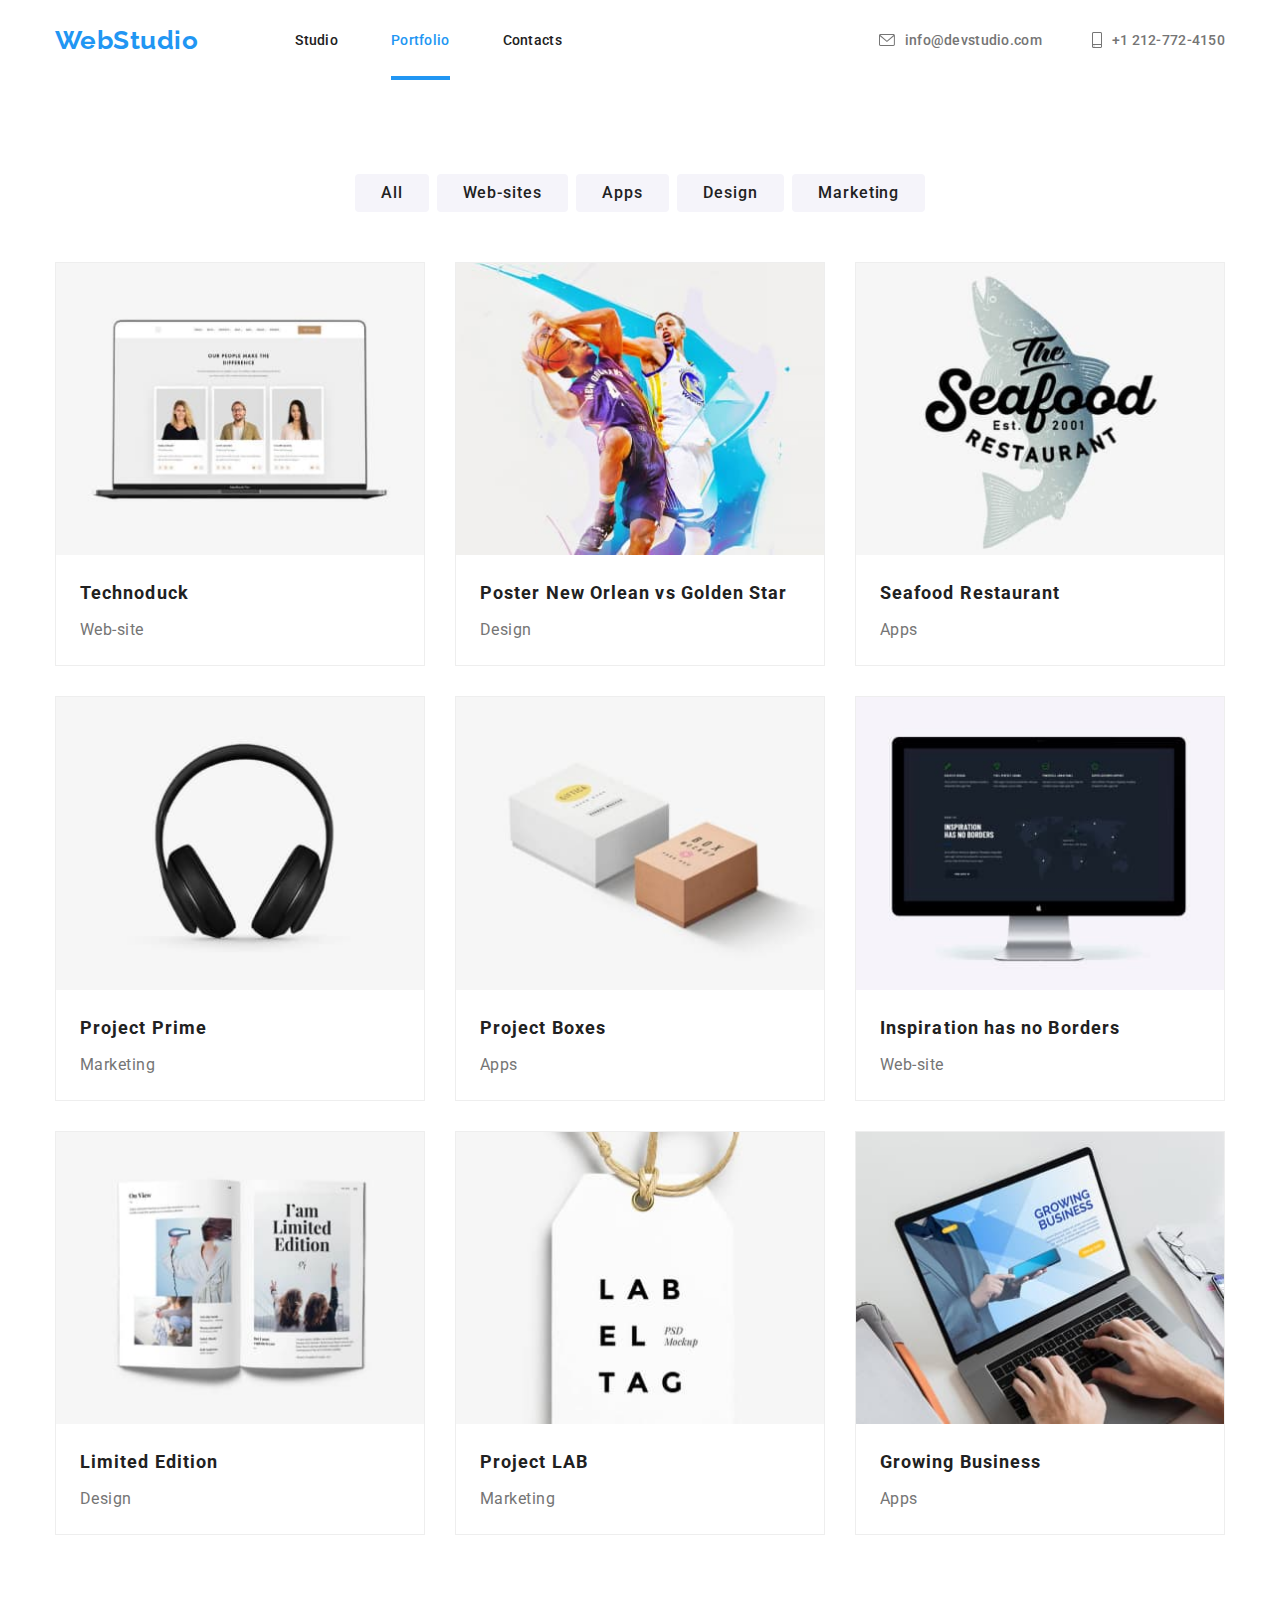
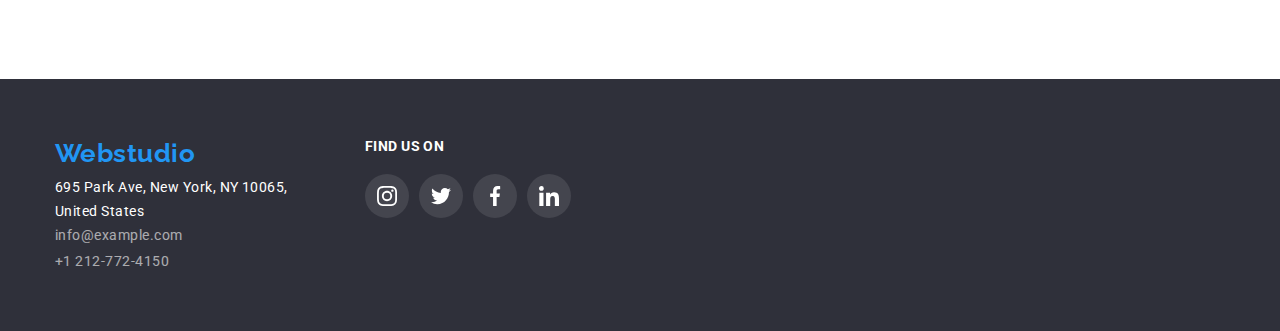
<file: portfolio.html>
<!DOCTYPE html>
<html lang="en">
<head>
    <meta charset="UTF-8">
    <meta http-equiv="X-UA-Compatible" content="IE=edge">
    <meta name="viewport" content="width=device-width, initial-scale=1.0">
    <link rel="stylesheet" href="https://fonts.googleapis.com/css2?family=Raleway:wght@700&family=Roboto:wght@400;500;700;900&display=swap"> 
    <link rel="stylesheet" href="./css/style.css">
    <title>Portfolio</title>
</head>
<body>
    
    <!-- Top Nav Bar -->
    
    <header>
        <div class="container header-container">
            <a href="./index.html" class="header-logo">WebStudio</a>
            <nav class="header-navigation">
                <ul class="nav-list">
                    <li class="nav-item">
                        <a href="./index.html" class="nav-link">Studio</a>
                    </li>
                    <li class="nav-item">
                        <a href="./portfolio.html" class="nav-link nav-link-current">Portfolio</a>
                    </li>
                    <li class="nav-item">
                        <a href="#" class="nav-link">Contacts</a>
                    </li>
                </ul>
            </nav>
            <ul class="header-contact-list">
                <li class="header-contact-item">
                    <a href="mailto:info@devstudio.com" class="header-contact-link">
                        <svg class="header-contact-link-icon" width="16" height="12">
                            <use href="./images/svgimages/sprite.svg#icon-envelope"></use>
                        </svg>
                        info@devstudio.com
                    </a>
                </li>
                <li class="header-contact-item">
                    <a href="tel:+12127724150" class="header-contact-link">
                        <svg class="header-contact-link-icon" width="10" height="16">
                            <use href="./images/svgimages/sprite.svg#icon-smartphone"></use>
                        </svg>
                        +1 212-772-4150
                    </a>
                </li>
            </ul>
        </div>
    </header>
    <main>
    <section class="section portfolio-button-bar-section">        
        <div class="container">
            <h1 class="portfolio-button-bar-title">Our Portfolio</h1>

    <!-- Portfolio button bar section -->

            <ul class="portfolio-button-bar-list">
                <li class="portfolio-button-bar-item">
                    <button type="button" class="portfolio-button">All</button>
                </li>
                <li class="portfolio-button-bar-item">
                    <button type="button" class="portfolio-button">Web-sites</button>
                </li>
                <li class="portfolio-button-bar-item">
                    <button type="button" class="portfolio-button">Apps</button>
                </li>
                <li class="portfolio-button-bar-item">
                    <button type="button" class="portfolio-button">Design</button>
                </li>
                <li class="portfolio-button-bar-item">
                    <button type="button" class="portfolio-button">Marketing</button>
                </li>
            </ul>

<!-- Portfolio Card Section -->

            <ul class="portfolio-card-list">
                <li class="portfolio-card-item">
                    <a href="#" class="portfolio-card-link">
                        <img src="./images/portfolioimages/portfolio1.jpg" alt="Labtop Screen" width="370">
                        <div class="portfolio-card-overlay">
                            <p>Technoduck is a state-of-the-art coronavirus distribution platform. Companies use this platfom for digital
                                espionage and attacks on competitors' secure servers.</p>
                        </div>
                        <div class="portfolio-card-textbox">
                            <h3 class="portfolio-card-item-title">Technoduck</h3>
                            <p class="portfolio-card-item-text">Web-site</p>
                        </div>
                    </a>                    
                </li>
                <li class="portfolio-card-item">
                    <a href="#" class="portfolio-card-link">
                        <img src="./images/portfolioimages/portfolio2.jpg" alt="Basketball Players" width="370">
                        <div class="portfolio-card-overlay">
                            <p>Lorem ipsum dolor sit amet consectetur adipisicing elit. Maiores, fuga facere! Cum illo obcaecati itaque aperiam
                                rem quasi et soluta. Commodi tempora rem veritatis cumque fuga dolores perferendis molestias accusantium!</p>
                        </div>
                        <div class="portfolio-card-textbox">
                            <h3 class="portfolio-card-item-title">Poster New Orlean vs Golden Star</h3>
                            <p class="portfolio-card-item-text">Design</p>
                        </div>
                    </a>                    
                </li>
                <li class="portfolio-card-item">
                    <a href="#" class="portfolio-card-link">
                        <img src="./images/portfolioimages/portfolio3.jpg" alt="Seafood Restaurant Logo" width="370">
                        <div class="portfolio-card-overlay">
                            <p>Lorem ipsum dolor sit amet consectetur adipisicing elit. Maiores, fuga facere! Cum illo obcaecati itaque aperiam
                                rem quasi et soluta. Commodi tempora rem veritatis cumque fuga dolores perferendis molestias accusantium!</p>
                        </div>
                        <div class="portfolio-card-textbox">
                            <h3 class="portfolio-card-item-title">Seafood Restaurant</h3>
                            <p class="portfolio-card-item-text">Apps</p>
                        </div>
                    </a>                    
                </li>
                <li class="portfolio-card-item">
                    <a href="#" class="portfolio-card-link">
                        <img src="./images/portfolioimages/portfolio4.jpg" alt="Headphones" width="370">
                        <div class="portfolio-card-overlay">
                            <p>Lorem ipsum dolor sit amet consectetur adipisicing elit. Maiores, fuga facere! Cum illo obcaecati itaque aperiam
                                rem quasi et soluta. Commodi tempora rem veritatis cumque fuga dolores perferendis molestias accusantium!</p>
                        </div>
                        <div class="portfolio-card-textbox">
                            <h3 class="portfolio-card-item-title">Project Prime</h3>
                            <p class="portfolio-card-item-text">Marketing</p>
                        </div>
                    </a>                    
                </li>
                <li class="portfolio-card-item">
                    <a href="#" class="portfolio-card-link">
                        <img src="./images/portfolioimages/portfolio5.jpg" alt="Two Parcels" width="370">
                        <div class="portfolio-card-overlay">
                            <p>Lorem ipsum dolor sit amet consectetur adipisicing elit. Maiores, fuga facere! Cum illo obcaecati itaque aperiam
                                rem quasi et soluta. Commodi tempora rem veritatis cumque fuga dolores perferendis molestias accusantium!</p>
                        </div>
                        <div class="portfolio-card-textbox">
                            <h3 class="portfolio-card-item-title">Project Boxes</h3>
                            <p class="portfolio-card-item-text">Apps</p>
                        </div>
                    </a>                    
                </li>
                <li class="portfolio-card-item">
                    <a href="#" class="portfolio-card-link">
                        <img src="./images/portfolioimages/portfolio6.jpg" alt="Computer monitor" width="370">
                        <div class="portfolio-card-overlay">
                            <p>Lorem ipsum dolor sit amet consectetur adipisicing elit. Maiores, fuga facere! Cum illo obcaecati itaque aperiam
                                rem quasi et soluta. Commodi tempora rem veritatis cumque fuga dolores perferendis molestias accusantium!</p>
                        </div>
                        <div class="portfolio-card-textbox">
                            <h3 class="portfolio-card-item-title">Inspiration has no Borders</h3>
                            <p class="portfolio-card-item-text">Web-site</p>
                        </div>
                    </a>                    
                </li>
                <li class="portfolio-card-item">
                    <a href="#" class="portfolio-card-link">
                        <img src="./images/portfolioimages/portfolio7.jpg" alt="Magazine pages" width="370">
                        <div class="portfolio-card-overlay">
                            <p>Lorem ipsum dolor sit amet consectetur adipisicing elit. Maiores, fuga facere! Cum illo obcaecati itaque aperiam
                                rem quasi et soluta. Commodi tempora rem veritatis cumque fuga dolores perferendis molestias accusantium!</p>
                        </div>
                        <div class="portfolio-card-textbox">
                            <h3 class="portfolio-card-item-title">Limited Edition</h3>
                            <p class="portfolio-card-item-text">Design</p>
                        </div>
                    </a>                    
                </li>
                <li class="portfolio-card-item">
                    <a href="#" class="portfolio-card-link">
                        <img src="./images/portfolioimages/portfolio8.jpg" alt="Fancy Label" width="370">
                        <div class="portfolio-card-overlay">
                            <p>Lorem ipsum dolor sit amet consectetur adipisicing elit. Maiores, fuga facere! Cum illo obcaecati itaque aperiam
                                rem quasi et soluta. Commodi tempora rem veritatis cumque fuga dolores perferendis molestias accusantium!</p>
                        </div>
                        <div class="portfolio-card-textbox">
                            <h3 class="portfolio-card-item-title">Project LAB</h3>
                            <p class="portfolio-card-item-text">Marketing</p>
                        </div>
                    </a>                    
                </li>
                <li class="portfolio-card-item">
                    <a href="#" class="portfolio-card-link">
                        <img src="./images/portfolioimages/portfolio9.jpg" alt="Hands Typing" width="370">
                        <div class="portfolio-card-overlay">
                            <p>Lorem ipsum dolor sit amet consectetur adipisicing elit. Maiores, fuga facere! Cum illo obcaecati itaque aperiam
                                rem quasi et soluta. Commodi tempora rem veritatis cumque fuga dolores perferendis molestias accusantium!</p>
                        </div>
                        <div class="portfolio-card-textbox">
                            <h3 class="portfolio-card-item-title">Growing Business</h3>
                            <p class="portfolio-card-item-text">Apps</p>
                        </div>
                    </a>                    
                </li>
            </ul>
        </div>
    </section>
    </main>

    <!-- Bottom Nav Bar -->

    <footer class="footer-section">
        <div class="container footer-container">
            <div class="footer-contact-container">
                <a href="./index.html" class="footer-logo">Webstudio</a>
                <address class="footer-address">
                    <a href="https://goo.gl/maps/pZUgdTMqykUNrWZ28" target="_blank" class="footer-address-link">
                        695 Park Ave, New York, NY 10065, United States
                    </a>
                    <ul class="footer-contact-list">
                        <li class="footer-contact-item">
                            <a href="mailto:info@example.com" class="footer-contact-link">info@example.com</a>
                        </li>
                        <li class="footer-contact-item">
                            <a href="tel:+12127724150" class="footer-contact-link">+1 212-772-4150</a>
                        </li>
                    </ul>
                </address>
            </div>
            <div class="footer-socials-container">
                <h4 class="footer-socials-title">Find us on</h4>
                <ul class="footer-socials-list">
                    <li class="footer-socials-item">
                        <a href="" class="footer-socials-link">
                            <svg class="footer-socials-icon" width="20" height="20">
                                <use href="./images/svgimages/sprite.svg#icon-instagram"></use>
                            </svg>
                        </a>
                    </li>
                    <li class="footer-socials-item">
                        <a href="" class="footer-socials-link">
                            <svg class="footer-socials-icon" width="20" height="20">
                                <use href="./images/svgimages/sprite.svg#icon-twitter"></use>
                            </svg>
                        </a>
                    </li>
                    <li class="footer-socials-item">
                        <a href="" class="footer-socials-link">
                            <svg class="footer-socials-icon" width="20" height="20">
                                <use href="./images/svgimages/sprite.svg#icon-facebook"></use>
                            </svg>
                        </a>
                    </li>
                    <li class="footer-socials-item">
                        <a href="" class="footer-socials-link">
                            <svg class="footer-socials-icon" width="20" height="20">
                                <use href="./images/svgimages/sprite.svg#icon-linkedin"></use>
                            </svg>
                        </a>
                    </li>
                </ul>
            </div>
        </div>
    </footer>
</body>
</html>
</file>
<file: css/style.css>
:root {
    --primary-title-color: #212121;
    --primary-text-color: #212121;
    --secondary-title-color: #FFF;
    --secondary-text-color: #757575;
    --background-dark-color: #2F303A;
    --background-light-color: #F5F4FA;
    --accent-color: #2196F3;  
    --accent-dark-color: #014379;
    --icon-color: #AFB1B8;
    --card-gap: 30px;
}

/* Global Styles */

* {
    padding: 0;
    margin: 0;
    box-sizing: border-box;
  }

  p, h1, h2, h3, h4, h5, h6 {
    margin-top: 0;
    margin-bottom: 0;
  }

body {
    font-family: 'Roboto', sans-serif; 
    font-weight: 500;
    letter-spacing: 0.03em;
    color: var(--primary-text-color);
}

a {
    text-decoration: none;
}

ul {
    list-style: none;
    margin-top: 0;
    margin-bottom: 0;
    padding-left: 0;
}

img {
    display: block;
    max-width: 100%;
    height: auto;
}

.container {
    width: 1200px;
    padding-left: 15px;
    padding-right: 15px;
    margin: 0 auto;
  }

.section {
      padding-top: 94px;
      padding-bottom: 94px;
  }

.section-title {
      font-weight: 700;
      font-size: 36px;
      line-height: calc(42/36);
      text-align: center;
      color: var(--primary-title-color);
      margin-bottom: 50px;
  }

.is-hidden {
    visibility: hidden;
    opacity: 0;
    pointer-events: none;
}

/* Header */

.header-container {
    display: flex;
    align-items: center;
}

.header-logo {  
    font-family: 'Raleway';
    font-weight: 700;
    font-size: 26px;   
    line-height: calc(31/26);
    color: var(--accent-color); 
    margin-right: 97px;
}

.header-logo:hover, header.logo:focus {
    color: var(--accent-dark-color)
}

.nav-list {
    display: flex;
}

.nav-item:not(:last-child) {
    margin-right: 53px;
}

.nav-link{
    font-family: 'Roboto';
    font-size: 14px;
    line-height: calc(16/14);
    letter-spacing: 0.02em;
    color: var(--primary-text-color);
    padding: 32px 0;
    display: block;
}

.nav-link:hover, 
.nav-link:focus {
    color: var(--accent-color);
}

.nav-link-current {
    color: var(--accent-color);
    position: relative;
}

.nav-link-current::after {
    content: '';
    position: absolute;
    height: 4px;
    bottom: 0;
    right: 0;
    width: 100%;
    background: var(--accent-color)
}

.header-contact-list {
    display: flex;
    margin-left: auto;
}

.header-contact-item:not(:last-child) {
    margin-right: 50px;
}

.header-contact-link {
    font-style: normal;
    font-size: 14px;
    line-height: calc(16/14);
    letter-spacing: 0.02em;
    color: var(--secondary-text-color);
    padding: 32px 0;
    display: flex;
    align-items: center;
}

.header-contact-link:hover,
.header-contact-link:focus {
    color: var(--accent-color)
}

.header-contact-link-icon {
    margin-right: 10px;
    fill: currentcolor;
}
/* Hero */

.hero-section {
    background-color: var(--background-dark-color);
    padding: 200px 0; 
    background-image: 
    linear-gradient(rgba(47, 48, 58, 0.4), 
    rgba(47, 48, 58, 0.4)), 
    url(../images/mainpageimages/hero-background.jpg);  
    background-repeat: no-repeat;
    background-position: center;
    background-size: cover;
}

.hero-container {
    display: flex;
    flex-direction: column;
    justify-content: center;
    align-items: center;
}

.hero-title {
    font-weight: 900;
    font-size: 44px;
    line-height: calc(60/44);
    text-align: center;
    letter-spacing: 0.06em;
    text-transform: uppercase;
    color: var(--secondary-title-color);
    display: inline-block;
    width: 696px;
    margin-bottom: 30px;
}

.hero-button {
    font-family: 'Roboto';
    font-style: normal;
    font-weight: 700;
    font-size: 16px;
    line-height: calc(30/16);
    text-align: center;
    letter-spacing: 0.06em;
    color: var(--secondary-title-color);
    background-color: var(--accent-color);
    box-shadow: 0px 4px 4px rgba(0, 0, 0, 0.15);
    border-radius: 4px;
    cursor: pointer;
    display: inline-block;
    border: none;
    padding: 10px 20px;
}

.hero-button:hover,
.hero-button:focus {
    color: var(--accent-color);
    background-color: var(--accent-dark-color);
}

/* Hero Modal Window */

.hero-modal-backdrop {
    width: 100%;
    height: 100%;
    position: fixed;
    background-color: rgba(0, 0, 0, 0.2);
    top: 0px;
    left: 0px;
    transition: opacity 250ms cubic-bezier(0.4, 0, 0.2, 1) visibility 250ms cubic-bezier(0.4, 0, 0.2, 1);
    z-index: 9;
}

.hero-modal-container {
    position: relative;
    width: 100vw;
    height: 100vh;
}

.hero-modal-window {
    width: 528px;
    height: 581px;
    position: absolute;
    top: 50%;
    left: 50%;
    transform: translate(-50%, -50%);
    background: var(--secondary-title-color);
    box-shadow: 0px 1px 3px rgba(0, 0, 0, 0.12), 0px 1px 1px rgba(0, 0, 0, 0.14), 0px 2px 1px rgba(0, 0, 0, 0.2);
    border-radius: 4px;
    z-index: 10;
}

.modal-close-link {
    width: 30px;
    height: 30px;
    background-color: var(--secondary-title-color);
    color: #000;
    display: flex;
    align-items: center;
    justify-content: center;
    border-radius: 50%;
    border: 1px solid rgba(0, 0, 0, 0.1);
    margin-top: 8px;
    margin-left: 490px;
}

.modal-close-link:hover,
.modal-close-link:focus {
    background-color: var(--accent-color);
    color: var(--secondary-title-color);
}

.modal-close-icon {
    fill: currentColor;
}

/* Features */

.features-title {
     position: absolute;
      width: 1px;
      height: 1px;
      margin: -1px;
      border: 0;
      padding: 0;
      white-space: nowrap;
      clip-path: inset(100%);
      clip: rect(0 0 0 0);
      overflow: hidden;
}

.features-list {
    display: flex;
    justify-content: center;
}

.features-item {
    display: inline-block;
    width: 270px;
}

.features-item:not(:last-child) {
    margin-right: 30px;
}

.features-icon-container {
    display: flex;
    height: 120px;
    justify-content: center;
    align-items: center;
    background-color: var(--background-light-color);
    border-radius: 4px;
    margin-bottom: 30px;
}

.features-item-title {
    font-weight: 700;
    font-size: 14px;
    line-height: calc(16/14);
    text-transform: uppercase;
    color: var(--primary-title-color);
    margin-bottom: 10px;
}

.features-item-text {
    font-weight: 400;
    font-size: 14px;
    line-height: calc(24/14);
    color: var(--secondary-text-color);
}

/* What we do */

.what-we-do-section {
    padding-top: 0px;
}

.what-we-do-list {
    display: flex;
    justify-content: center;
}

.what-we-do-item {
    position: relative;
}

.what-we-do-item:not(:last-child) {
    margin-right: 30px;
}

.what-we-do-item-overlay {
    position: absolute;
    height: 70px;
    width: 100%;
    background: rgba(47, 48, 58, 0.8);
    bottom: 0;
}

.what-we-do-item-overlay>p {
    color: var(--secondary-title-color);
    font-weight: 700;
    font-size: 14px;
    line-height: calc(16/14);
    text-align: center;
    text-transform: uppercase;
    margin-top: 27px;
}

/* Our Team */

.our-team-section {
    background-color: var(--background-light-color);
}

.our-team-list {
    background-color: var(--background-light-color);
    display: flex;
    justify-content: center;
}

.our-team-item {
    background: var(--secondary-title-color);
    box-shadow: 0px 1px 3px rgba(0, 0, 0, 0.12), 0px 1px 1px rgba(0, 0, 0, 0.14), 0px 2px 1px rgba(0, 0, 0, 0.2);
    border-radius: 0px 0px 4px 4px;
    display: flex;
    flex-direction: column;
    width: 270px;
}

.our-team-item:not(:last-child) {
    margin-right: 30px;
}

.our-team-item-picture {
    margin-bottom: 30px;
}

.our-team-item-title {
    font-size: 16px;
    line-height: calc(19/16);
    text-align: center;
    color: var(--primary-title-color);
    margin-bottom: 10px;
}

.our-team-item-text {
    font-weight: 400;
    font-size: 16px;
    line-height: calc(19/16);
    text-align: center;
    color: var(--secondary-text-color);
    margin-bottom: 16px;
}

.socials-list {
    display: flex;
    justify-content: center;
    margin-bottom: 30px;
}

.socials-item:not(:last-child) {
    margin-right: 10px;
}

.socials-link {
    width: 44px;
    height: 44px;
    background-color: var(--secondary-title-color);
    color: var(--icon-color);
    display: flex;
    align-items: center;
    justify-content: center;
    border-radius: 50%;
}

.socials-link:hover,
.socials-link:focus {
    background-color: var(--accent-color);
    color: var(--secondary-title-color);
}

.socials-icon {
    fill: currentColor;
}

/* Customer section */

.customer-list {
    display: flex;
    justify-content: center;
}

.customer-item:not(:last-child) {
    margin-right: 30px;
}

.customer-link {
    width: 170px;
    height: 92px;
    background-color: var(--secondary-title-color);
    color: var(--icon-color);
    display: flex;
    align-items: center;
    justify-content: center;
    border: 1px solid var(--icon-color);
    border-radius: 4px;
}

.customer-link:hover,
.customer-link:focus {
    color: var(--accent-color);
    border-color: var(--accent-color);
}

.customer-icon {
    fill: currentcolor;
}

/* Footer */

.footer-section {
    background-color: var(--background-dark-color);
    height: 252px;
    display: flex;
    flex-direction: column;
    justify-content: center;
}

.footer-container {
    display: flex;
}

.footer-contact-container {
    margin-right: 70px;
}

.footer-logo {
    font-family: 'Raleway';
    font-weight: 700;
    font-size: 26px;
    line-height: calc(31/26);
    color: var(--accent-color);
    margin-bottom: 6px;
    display: block;
}

.footer-logo:hover, .footer-logo:focus {
    color: var(--accent-dark-color);
}

.footer-address {
    font-style: normal;
        width: 240px;
}
.footer-address-link {
    font-weight: 400;
    font-size: 14px;
    line-height: calc(24/14);
    color: var(--secondary-title-color);
    margin-bottom: 2px;
}

.footer-address-link:hover,
.footer-address-link:focus {
    color: var(--accent-color);
}

.footer-contact-item:not(:last-child) {
    margin-bottom: 2px;
}

.footer-contact-link {
    font-weight: 400;
    font-size: 14px;
    line-height: calc(24/14);
    color: var(--secondary-title-color);
    opacity: 0.6;
}

.footer-contact-link:hover,
.footer-contact-link:focus {
    color: var(--accent-color);
}

.footer-socials-container {
    display: flex;
    flex-direction: column;
}

.footer-socials-title {
    font-weight: 700;
    font-size: 14px;
    line-height: calc(16/14);
    letter-spacing: 0.03em;
    text-transform: uppercase;
    color: var(--secondary-title-color);
    margin-bottom: 20px;
}

.footer-socials-list {
    display: flex;
    justify-content: center;
}

.footer-socials-item:not(:last-child) {
    margin-right: 10px;
}

.footer-socials-link {
    width: 44px;
    height: 44px;
    background-color: rgba(255, 255, 255, 0.1);
    color: var(--secondary-title-color);
    display: flex;
    align-items: center;
    justify-content: center;
    border-radius: 50%;
}

.footer-socials-link:hover,
.footer-socials-link:focus {
    background-color: var(--accent-color);
}

.footer-socials-icon {
    fill: currentColor;
}

/* Portfolio Page*/

/* Our Portfolio */

.portfolio-button-bar-section {
    margin-bottom: 50px;
    padding-bottom: none;
}

.portfolio-button-bar-title {
    position: absolute;
    width: 1px;
    height: 1px;
    margin: -1px;
    border: 0;
    padding: 0;
    white-space: nowrap;
    clip-path: inset(100%);
    clip: rect(0 0 0 0);
    overflow: hidden;
}

.portfolio-button-bar-list {
    display: flex;
    justify-content: center;
    margin-bottom: 50px;
}

.portfolio-button-bar-item:not(:last-child) {
    margin-right: 8px;
}

.portfolio-button {
    font-family: 'Roboto';
    font-weight: 500;
    font-size: 16px;
    line-height: calc(26/16);
    letter-spacing: 0.06em;
    text-align: center;
    cursor: pointer;
    color: var(--primary-title-color);
    background-color: var(--background-light-color);
    border-radius: 4px;
    padding: 6px 26px;
    border: none;
}

.portfolio-button:hover,
.portfolio-button:focus {
    background-color: var(--accent-color);
    color: var(--secondary-title-color);
    box-shadow: 0px 3px 1px rgba(0, 0, 0, 0.1), 0px 1px 2px rgba(0, 0, 0, 0.08), 0px 2px 2px rgba(0, 0, 0, 0.12);
    border-radius: 4px;
}

/* Portfolio Card Section */

.portfolio-card-list {
    display: flex;
    flex-wrap: wrap;
    margin-top: calc(-1 * var(--card-gap));
    margin-left: calc(-1 * var(--card-gap));
}

.portfolio-card-item {
    flex-basis: calc(100% / 3 - var(--card-gap));
    margin-top: var(--card-gap);
    margin-left: var(--card-gap);
    background-color: var(--secondary-title-color);
    border: 1px solid #EEEEEE;
    position: relative;
    overflow: hidden;
}

.portfolio-card-overlay {
    color: var(--secondary-title-color);
    position: absolute;
    z-index: 1;
    background: rgba(33, 150, 243, 0.9);
    width: 100%;
    height: 294px;
    transform: translateY(0%);
    transition: transform 250ms cubic-bezier(0.4, 0, 0.2, 1);
    display: flex;
    justify-content: center;
    top: 294px;
}

.portfolio-card-overlay>p {
    width: 322px;
    margin-top: 63px;
    font-weight: 400;
    font-size: 18px;
    line-height: calc(28/18);
}

.portfolio-card-item:hover .portfolio-card-overlay,
.portfolio-card-item:focus .portfolio-card-overlay {
    transform: translateY(-100%);
    transition: transform 250ms cubic-bezier(0.4, 0, 0.2, 1);
}

.portfolio-card-item:hover,
.portfolio-card-item:focus {
box-shadow: 0px 1px 1px rgba(0, 0, 0, 0.12),
0px 4px 4px rgba(0, 0, 0, 0.06),
1px 4px 6px rgba(0, 0, 0, 0.16);
}

.portfolio-card-textbox {
    position: relative;
    z-index: 2;
    background-color: var(--secondary-title-color);
    display: flex;
    flex-direction: column;
}

.portfolio-card-item-title {
    font-weight: 700;
    font-size: 18px;
    line-height: calc(36/18);
    letter-spacing: 0.06em;
    color: var(--primary-title-color);
    margin-top: 20px;
    margin-left: 24px;
}

.portfolio-card-item-text {
    font-weight: 400;
    font-size: 16px;
    line-height: calc(30/16);
    color: var(--secondary-text-color);
    margin-top: 4px;
    margin-left: 24px;
    margin-bottom: 20px;
}
</file>
